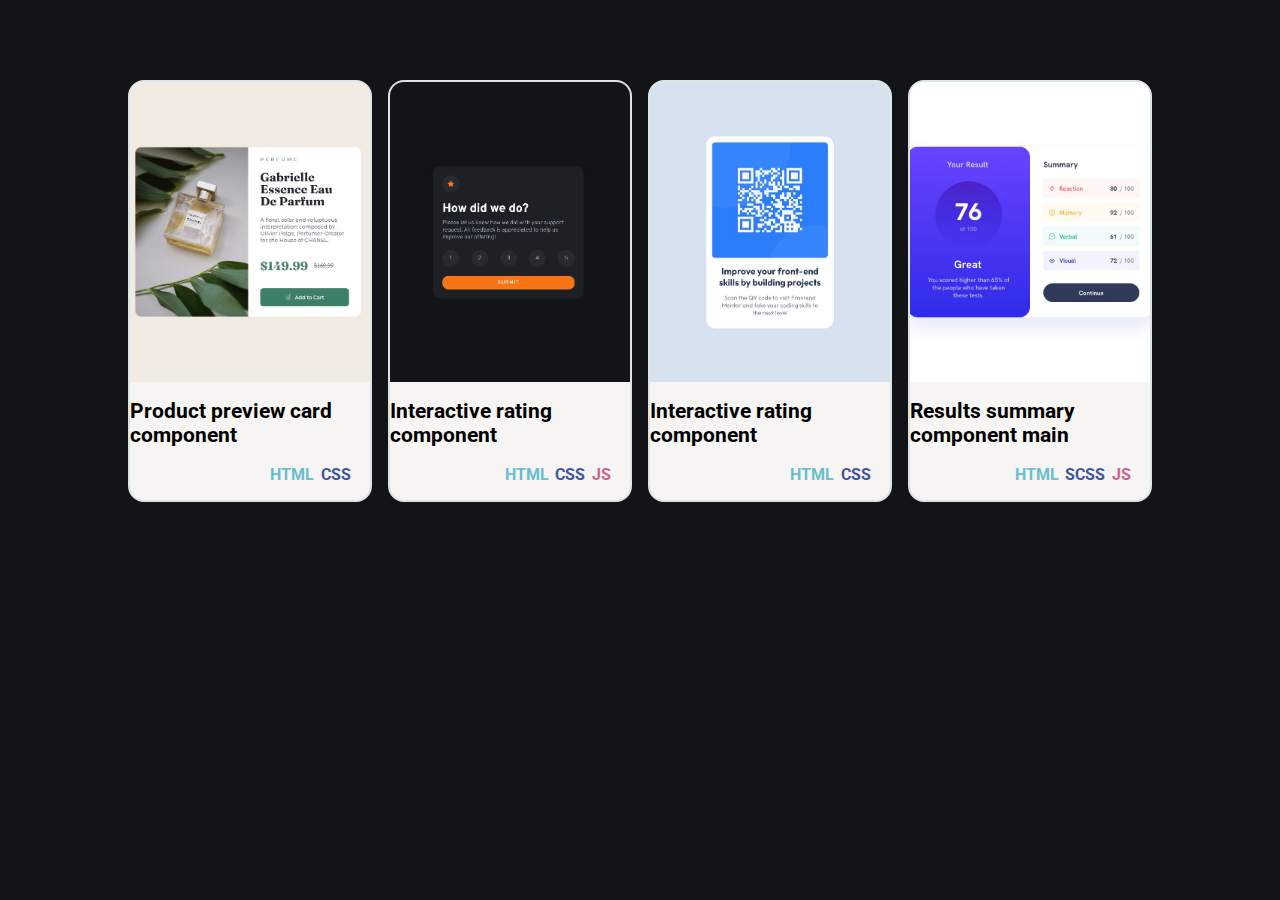
<file: index.html>
<!DOCTYPE html>
<html lang="en">
<head>
    <meta charset="UTF-8">
    <meta http-equiv="X-UA-Compatible" content="IE=edge">
    <meta name="viewport" content="width=device-width, initial-scale=1.0">
    <title>Frontend Mentor Challenges</title>
    <link rel="icon" type="image/png" sizes="32x32"
        href="./product-preview-card-component-main/images/favicon-32x32.png">
    <style>
        @import url('https://fonts.googleapis.com/css2?family=Roboto:ital,wght@0,300;1,100;1,500&display=swap');

        body {
            background-color: hsl(216, 12%, 8%);
        }

        main {
            margin: 5rem auto;
            max-width: 1024px;
            display: flex;
            gap: 1rem;
            justify-content: center;
        }

        article {
            display: flex;
            flex-direction: column;
            align-items: center;
            width: 350px;
            height: auto;
            border: 2px solid rgb(219, 229, 230);
            border-radius: 1rem;
            background-color: rgb(246, 245, 243);
            overflow: hidden;
        }

        article picture {
            display: flex;
            height: 300px;
            overflow: hidden;
        }

        article img {
            transform: scale(1.2);
            cursor: pointer;
            transition: transform 0.3s ease-in-out;
        }

        article img:hover {
            transform: scale(1.3);
        }

        article h2 {
            font-family: 'Roboto', sans-serif;
            font-size: 1.3rem;
        }

        article a {
            color: inherit;
            text-decoration: none;
            transition: text-decoration .3s ease-in-out;
        }

        article a:hover {
            text-decoration: underline;
        }

        article .techs {
            display: flex;
            justify-content: flex-end;
            padding: 0 0 1rem 0;
            margin-right: 2rem;
            width: 100%;
        }

        article .techs span {
            font-family: 'Roboto', sans-serif;
            font-weight: bold;
            text-transform: uppercase;
            margin: 0 .2rem;
        }

        article .techs span.html {
            color: rgb(106, 190, 205);
        }

        article .techs span.css {
            color: rgb(62, 84, 163);
        }

        article .techs span.js {
            color: rgb(207, 99, 144);
        }
    </style>
</head>
<body>
    <main>
        <article>
            <a href="./product-preview-card-component-main/">
                <picture>
                    <img src="./product-preview-card-component-main/screenshot.jpg" alt="challenge 01 screenshot">
                </picture>
            </a>
            <a href="./product-preview-card-component-main/">
                <h2>Product preview card component</h2>
            </a>
            <div class="techs">
                <span class="html">html</span>
                <span class="css">css</span>
            </div>
        </article>
        <article>
            <a href="./interactive-rating-component-main/">
                <picture>
                    <img src="./interactive-rating-component-main/screenshot.jpg" alt="challenge 02 screenshot">
                </picture>
            </a>
            <a href="./interactive-rating-component-main/">
                <h2>Interactive rating component</h2>
            </a>
            <div class="techs">
                <span class="html">html</span>
                <span class="css">css</span>
                <span class="js">js</span>
            </div>
        </article>
        <article>
            <a href="./qr-code-component-main/">
                <picture>
                    <img src="./qr-code-component-main/screenshot.jpg" alt="challenge 03 screenshot">
                </picture>
            </a>
            <a href="./qr-code-component-main/">
                <h2>Interactive rating component</h2>
            </a>
            <div class="techs">
                <span class="html">html</span>
                <span class="css">css</span>
            </div>
        </article>
        <article>
            <a href="./results-summary-component-main/">
                <picture>
                    <img src="./results-summary-component-main/design/desktop-design.jpg" alt="challenge 03 screenshot">
                </picture>
            </a>
            <a href="./results-summary-component-main/">
                <h2>Results summary component main</h2>
            </a>
            <div class="techs">
                <span class="html">html</span>
                <span class="css">scss</span>
                <span class="js">js</span>
            </div>
        </article>
    </main>
</body>
</html>
</file>
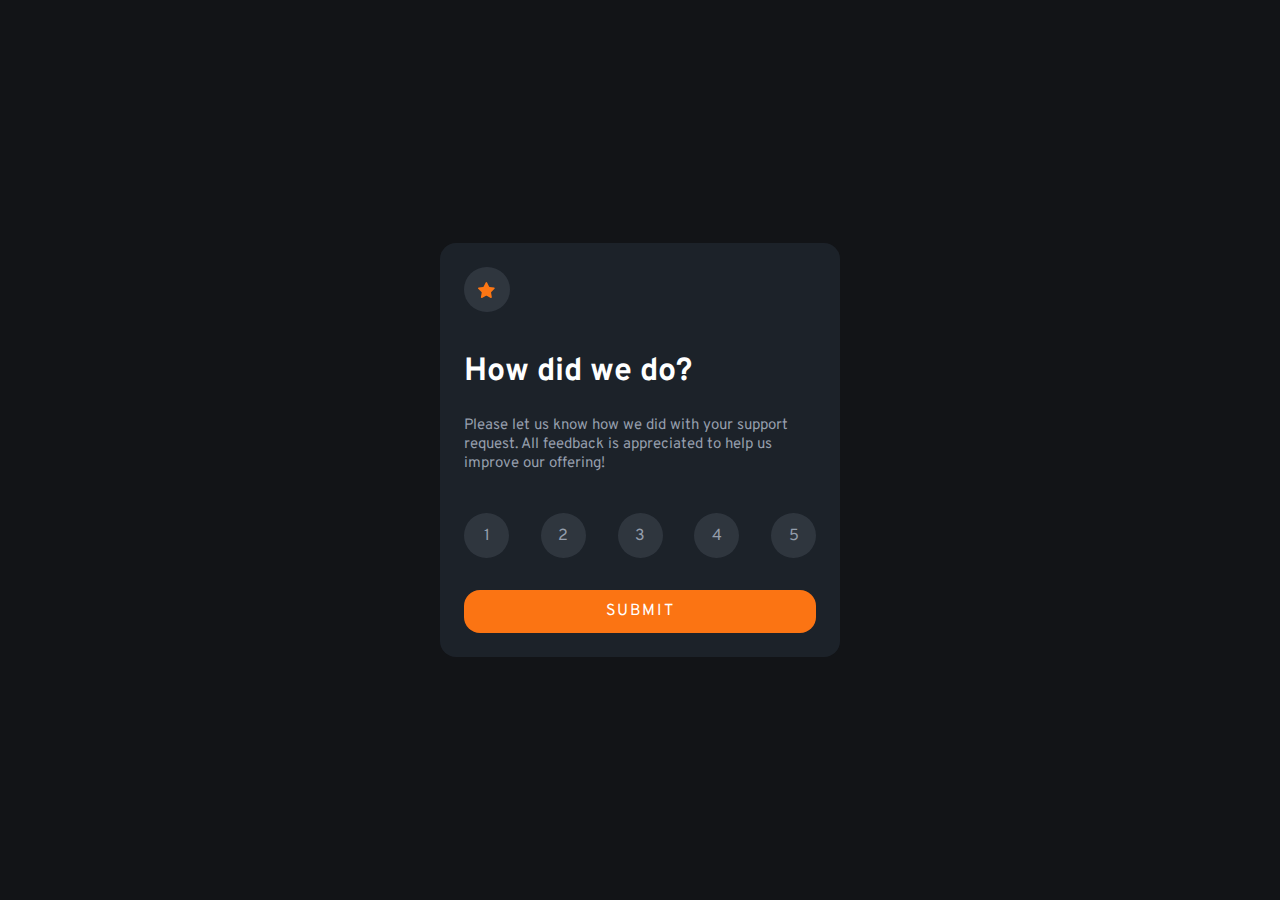
<file: interactive-rating-component-main/index.html>
<!DOCTYPE html>
<html lang="en">
<head>
  <meta charset="UTF-8">
  <meta name="viewport" content="width=device-width, initial-scale=1.0">
  <!-- displays site properly based on user's device -->
  <link rel="icon" type="image/png" sizes="32x32" href="./images/favicon-32x32.png">
  <title>Frontend Mentor | Interactive rating component</title>
  <link rel="stylesheet" href="./style/styles.css">
</head>
<body>
  <!-- Rating state start -->
  <main class="container">
    <div class="box">
      <picture class="icon">
        <img src="./images/icon-star.svg" alt="star icon" id="star">
      </picture>
      <h1 class="title">How did we do?</h1>
      <p>
        Please let us know how we did with your support request. All feedback is appreciated
        to help us improve our offering!
      </p>
      <form class="form" action="./thanks.html" onsubmit="submit()">
        <div class="ratings">
          <label>
            <input type="radio" name="ratings" value="1" required>
            <span>1</span>
          </label>
          <label>
            <input type="radio" name="ratings" value="2">
            <span>2</span>
          </label>
          <label>
            <input type="radio" name="ratings" value="3">
            <span>3</span>
          </label>
          <label>
            <input type="radio" name="ratings" value="4">
            <span>4</span>
          </label>
          <label>
            <input type="radio" name="ratings" value="5">
            <span>5</span>
          </label>
        </div>
        <input type="submit" value="submit">
      </form>
    </div>
  </main>
</body>
</html>
</file>
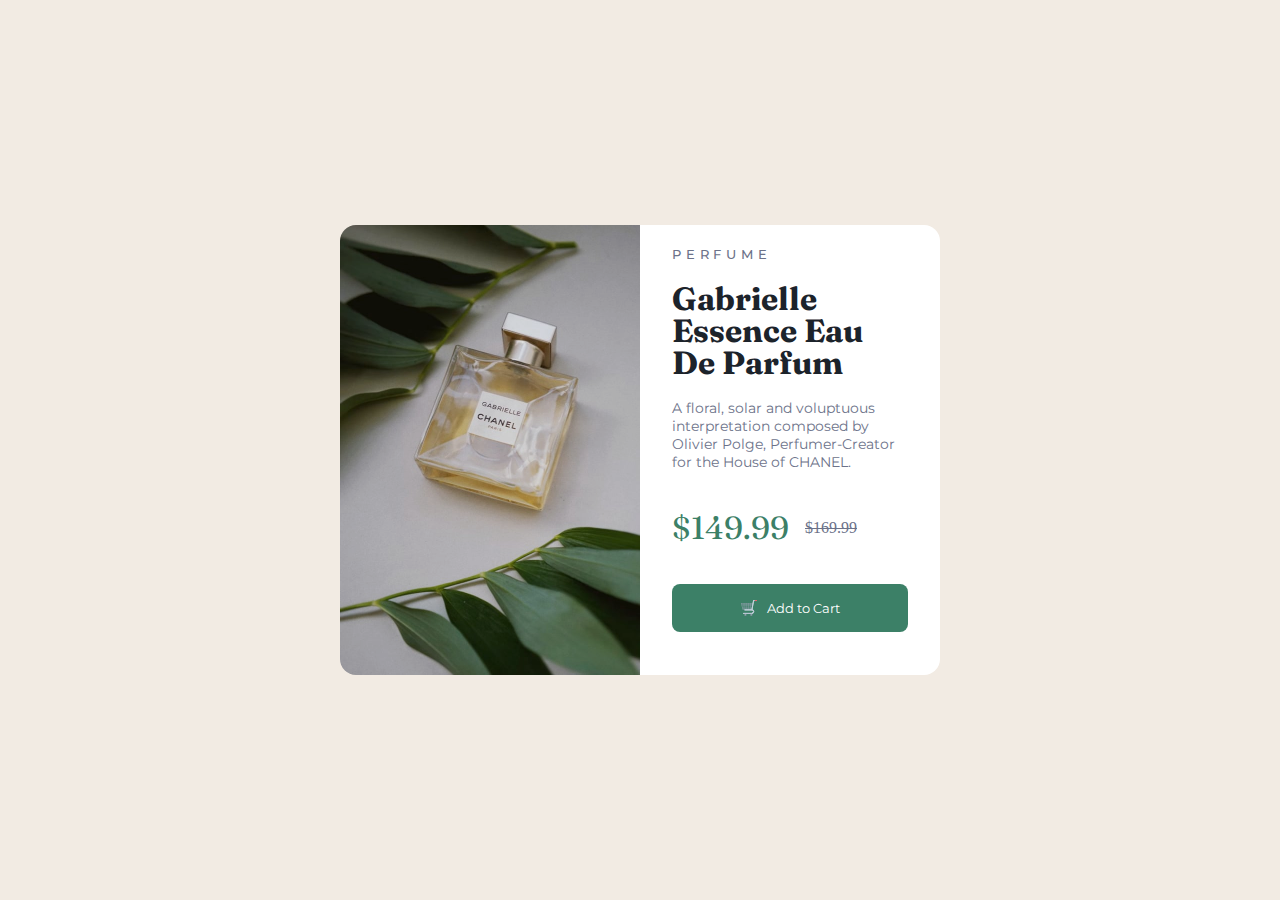
<file: product-preview-card-component-main/index.html>
<!DOCTYPE html>
<html lang="en">
<head>
  <meta charset="UTF-8">
  <meta name="viewport" content="width=device-width, initial-scale=1.0">
  <!-- displays site properly based on user's device -->
  <link rel="icon" type="image/png" sizes="32x32" href="./images/favicon-32x32.png">
  <title>Frontend Mentor | Product preview card component</title>
  <link rel="stylesheet" href="./design/styles.css">
</head>
<body>
  <main class="content">
    <div class="card" role="article">
      <div class="perfum">
        <picture>
          <source media="(max-width: 425px)" srcset="./images/image-product-mobile.jpg">
          <img src="./images/image-product-desktop.jpg" alt="Perfume">
        </picture>
      </div>
      <div class="card-body">
        <h5>Perfume</h5>

        <h1>Gabrielle Essence Eau De Parfum</h1>

        <p>
          A floral, solar and voluptuous interpretation composed by Olivier Polge,
          Perfumer-Creator for the House of CHANEL.
        </p>

        <div class="price">
          <span class="promo-price">$149.99</span>
          <span class="old-price">$169.99</span>
        </div>

        <button>
          <img src="./images/shopping-cart.png" alt="cart image">
          Add to Cart
        </button>
      </div>
    </div>
  </main>
  <!-- <div class="attribution">
    Challenge by <a href="https://www.frontendmentor.io?ref=challenge" target="_blank">Frontend Mentor</a>.
    Coded by <a href="#">Your Name Here</a>.
  </div> -->
</body>
</html>
</file>
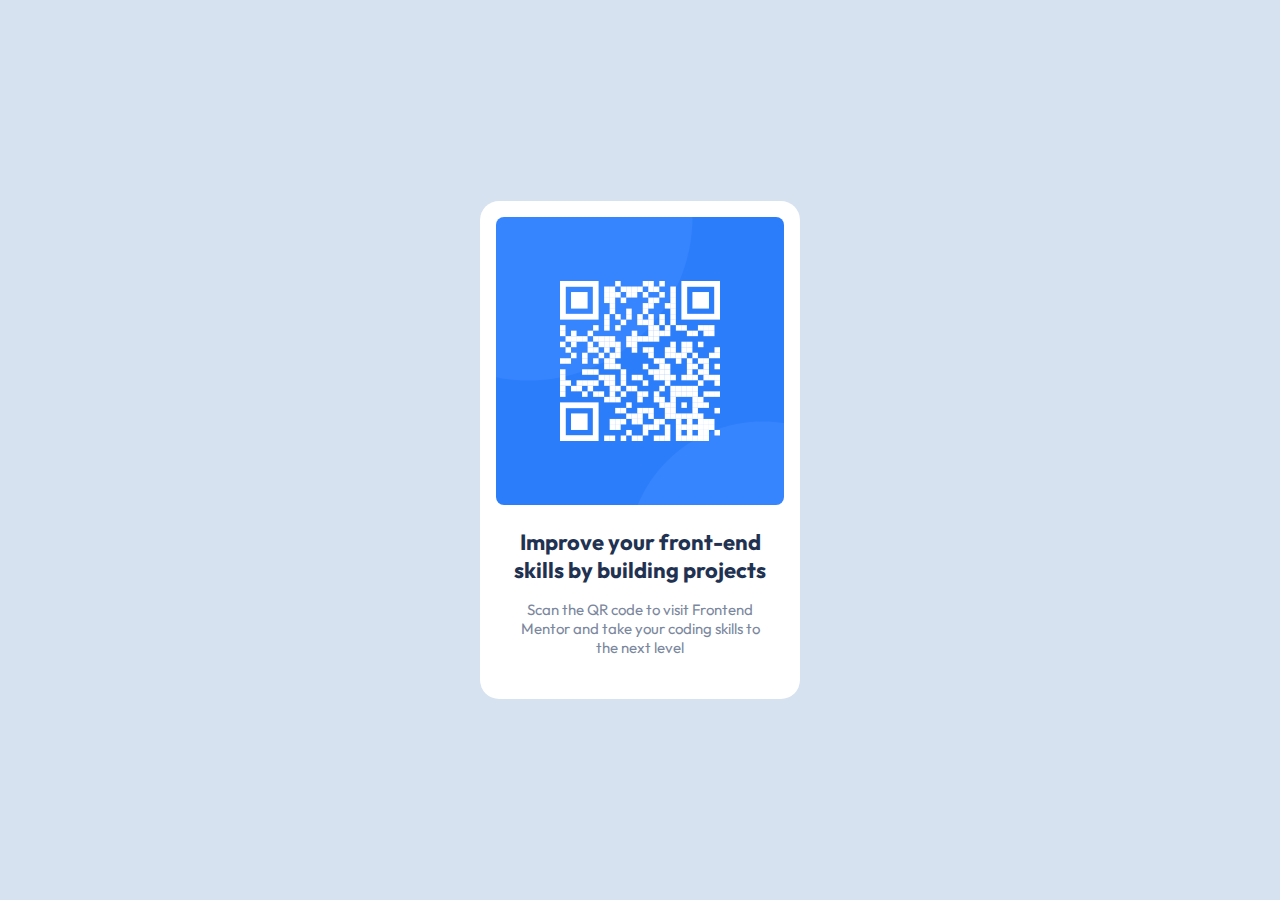
<file: qr-code-component-main/index.html>
<!DOCTYPE html>
<html lang="en">
<head>
  <meta charset="UTF-8">
  <meta name="viewport" content="width=device-width, initial-scale=1.0">
  <!-- displays site properly based on user's device -->
  <link rel="icon" type="image/png" sizes="32x32" href="./images/favicon-32x32.png">
  <title>Frontend Mentor | QR code component</title>
  <link rel="stylesheet" href="./style/styles.css">
</head>
<body>
  <main>
    <article>
      <picture>
        <img src="./images/image-qr-code.png" alt="QR Code">
      </picture>
        <h2>
          Improve your front-end skills by building projects
        </h2>
        <p>
          Scan the QR code to visit Frontend Mentor and take your coding skills to the next level
        </p>
    </article>
  </main>
</body>
</html>
</file>
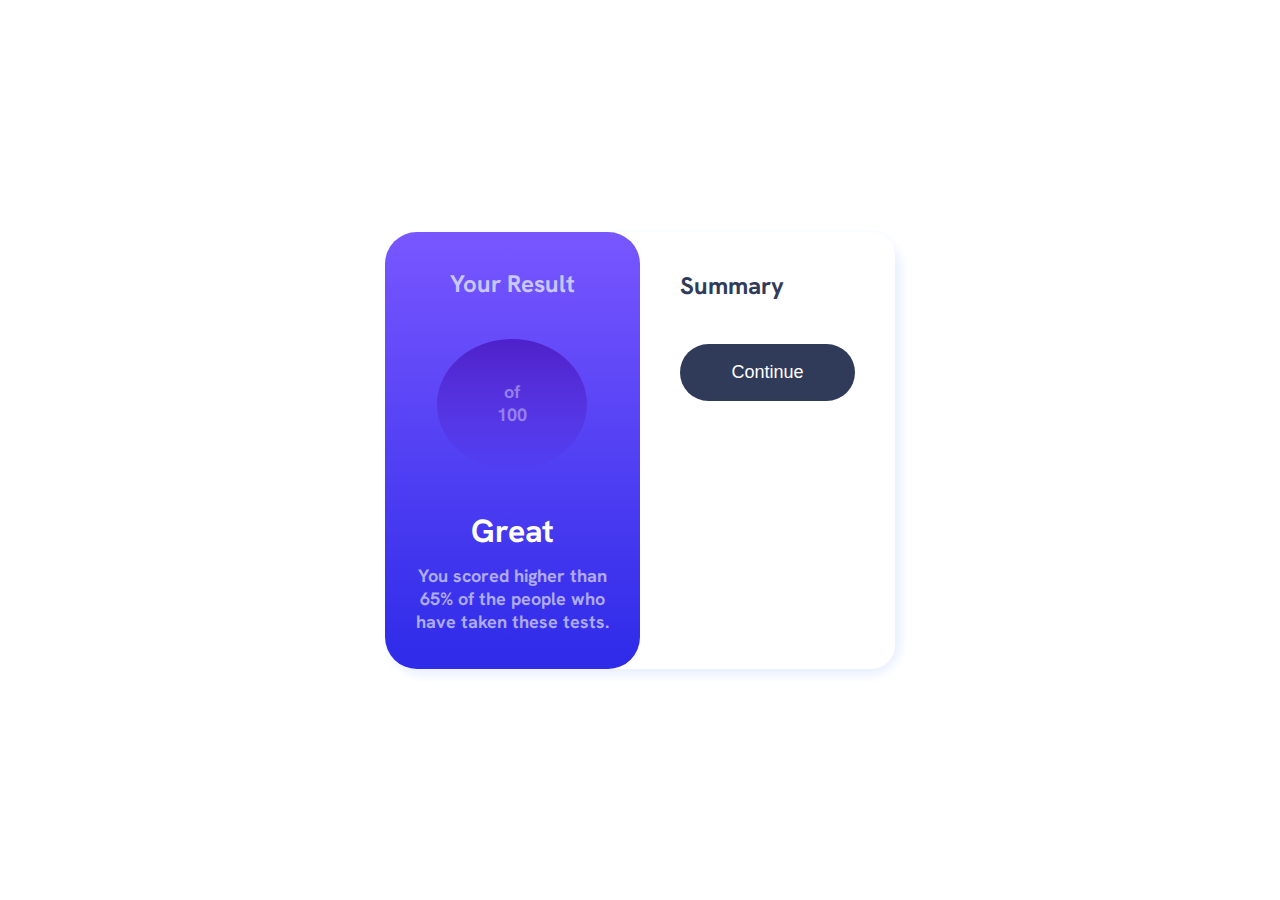
<file: results-summary-component-main/index.html>
<!DOCTYPE html>
<html lang="en">
<head>
  <meta charset="UTF-8">
  <meta name="viewport" content="width=device-width, initial-scale=1.0">
  <link rel="icon" type="image/png" sizes="32x32" href="./assets/images/favicon-32x32.png">
  <title>Frontend Mentor | Results summary component</title>
  <link rel="stylesheet" href="./style/style.css">
</head>
<body>
  <main class="container">
    <div class="app">
      <div class="result">
        <h1 class="title">
          Your Result
        </span>
        <div class="score">
          <span class="highlight">
            
          </span>
          <span class="ofhundred">
            of 100
          </span>
        </div>
        <span class="greatings">
          Great
        </span>
        <p>
          You scored higher than 65% of the people who have taken these tests.
        </p>
      </div>
      <div class="summary">
        <span class="title">
          Summary
        </span>
        <div id="data">

        </div>
        <button>
          Continue
        </button>
      </div>
    </div>
  </main>
</body>
<script src="./script/index.js" type="module"></script>
</html>
</file>
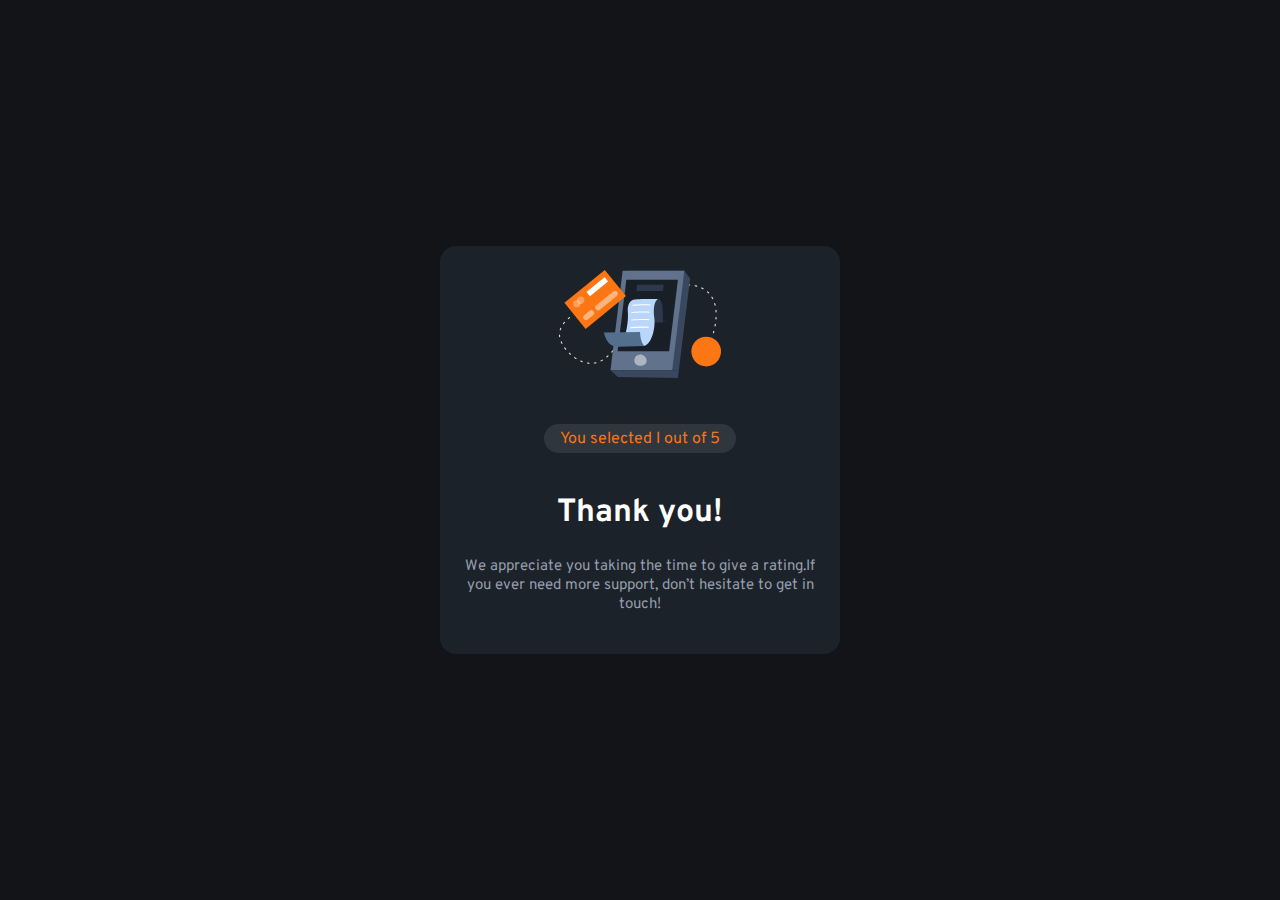
<file: interactive-rating-component-main/thanks.html>
<!DOCTYPE html>
<html lang="en">
<head>
    <meta charset="UTF-8">
    <meta name="viewport" content="width=device-width, initial-scale=1.0">
    <link rel="icon" type="image/png" sizes="32x32" href="./images/favicon-32x32.png">
    <title>Frontend Mentor | Interactive rating component</title>
    <link rel="stylesheet" href="./style/styles.css">
    <script src="./script/index.js" defer></script>
</head>
<body>
    <!-- Rating state start -->
    <main class="container">
        <div class="box align-center">
            <picture>
                <img src="./images/illustration-thank-you.svg" alt="phone">
            </picture>
            <div class="icon margin-top round-content" id="feedback">

            </div>
            <h1 class="title">Thank you!</h1>
            <p class="text-center margin-bottom">
                We appreciate you taking the time to give a rating.If you ever need more support,
                don’t hesitate to get in touch!
            </p>
        </div>
    </main>
</body>
</html>
</file>
<file: interactive-rating-component-main/style/styles.css>
@import url("https://fonts.googleapis.com/css2?family=Overpass:wght@400;700&display=swap");
* {
  box-sizing: border-box;
  padding: 0;
  margin: 0;
  overflow: hidden;
}

body {
  background-color: hsl(216, 12%, 8%);
  font-family: "Overpass", sans-serif;
  height: 100vh;
}
body p {
  font-size: 15px;
  color: hsl(0, 0%, 100%);
}

main.container {
  display: flex;
  justify-content: center;
  align-items: center;
  max-width: 1440px;
  height: 100vh;
  margin: 0 auto;
}
main.container .box {
  background-color: hsla(213, 20%, 18%, 0.582);
  max-width: 400px;
  display: flex;
  flex-direction: column;
  gap: 1rem;
  padding: 1.5rem;
  border-radius: 1rem;
}
main.container .box .icon {
  display: flex;
  padding: 0.9rem;
  background-color: hsla(216, 12%, 54%, 0.2);
  border-radius: 50%;
  width: -moz-fit-content;
  width: fit-content;
  color: hsl(25, 97%, 53%);
}
main.container .box .round-content {
  border-radius: 1rem !important;
  padding: 0.3rem 1rem;
}
main.container .box .title {
  color: hsl(0, 0%, 100%);
  font-weight: 700;
  margin: 1.5rem 0 0.5rem;
}
main.container .box p {
  font-weight: 400;
  color: hsl(217, 12%, 63%);
}
main.container .box .form {
  display: flex;
  flex-direction: column;
  align-items: center;
}
main.container .box .form .ratings {
  display: flex;
  justify-content: space-between;
  width: 100%;
  margin: 1.5rem 0;
}
main.container .box .form .ratings label {
  position: relative;
}
main.container .box .form .ratings label input {
  display: none;
  -webkit-appearance: none;
     -moz-appearance: none;
          appearance: none;
  transition: 0.3s ease-in-out;
}
main.container .box .form .ratings label input:checked ~ span {
  background-color: hsl(217, 12%, 63%);
  color: hsl(0, 0%, 100%);
}
main.container .box .form .ratings label span {
  display: flex;
  align-items: center;
  justify-content: center;
  background-color: hsla(216, 12%, 54%, 0.2);
  color: hsl(217, 12%, 63%);
  width: 45px;
  height: 45px;
  border-radius: 50%;
  cursor: pointer;
  transition: 0.3s ease-in-out;
}
main.container .box .form .ratings label span:hover {
  background-color: hsl(25, 97%, 53%);
  color: hsl(0, 0%, 100%);
}
main.container .box .form input {
  outline: none;
  border: none;
  cursor: pointer;
}
main.container .box .form input:focus-visible {
  outline: none;
  border: none;
}
main.container .box .form input[type=submit] {
  padding: 0.7rem;
  width: 100%;
  border-radius: 1rem;
  text-transform: uppercase;
  font-size: 1rem;
  font-family: "Overpass", sans-serif;
  letter-spacing: 0.1rem;
  margin-top: 0.5rem;
  color: hsl(0, 0%, 100%);
  background-color: hsl(25, 97%, 53%);
  transition: 0.3s ease-in-out;
}
main.container .box .form input[type=submit]:hover {
  background-color: hsl(0, 0%, 100%);
  color: hsl(25, 97%, 53%);
}

.align-center {
  align-items: center;
}

.text-center {
  text-align: center;
}

.margin-top {
  margin-top: 1.5rem;
}

.margin-bottom {
  margin-bottom: 1rem;
}

@media (max-width: 425px) {
  main.container .box {
    max-width: 330px;
  }
}/*# sourceMappingURL=styles.css.map */
</file>
<file: product-preview-card-component-main/design/styles.css>
@import url('https://fonts.googleapis.com/css2?family=Fraunces:opsz,wght@9..144,700&family=Montserrat:wght@500;700&display=swap');

/* font-family: 'Fraunces', serif;
font-family: 'Montserrat', sans-serif; */

* {
    box-sizing: border-box;
    margin: 0;
    padding: 0;
}

body {
    background-color: hsl(30, 38%, 92%);
}

body p {
    color: hsl(228, 12%, 48%);
    font-size: 14px;
}

.content {
    display: flex;
    justify-content: center;
    align-items: center;
    max-width: 1440px;
    height: 100vh;
    margin: 0 auto;
}

.card {
    display: flex;
    flex-wrap: wrap;
    max-width: 600px;
    height: 450px;
}

.perfum {
    display: contents;
}

.perfum picture {
    display: contents;
}

.perfum img {
    width: 300px;
    height: 450px;
    border-radius: 1rem 0 0 1rem;
    filter: brightness(90%);
}

.card-body {
    background-color: #FFF;
    display: flex;
    flex-direction: column;
    gap: 1.3rem;
    max-width: 300px;
    height: 100%;
    padding: 1.3rem 2rem;
    border-radius: 0 1rem 1rem 0;
}

h5 {
    color: hsl(228, 12%, 48%);
    font-family: 'Montserrat', sans-serif;
    font-weight: 500;
    letter-spacing: .3rem;
    text-transform: uppercase;
}

h1 {
    font-family: 'Fraunces', serif;
    font-weight: 700;
    line-height: 2rem;
    color: hsl(212, 21%, 14%);
}

.card-body p {
    font-family: 'Montserrat', sans-serif;
}

.price {
    display: flex;
    align-items: center;
    gap: 1rem;
    margin: 1rem 0;
}

.price .promo-price {
    color: hsl(158, 36%, 37%);
    font-family: 'Fraunces', serif;
    font-size: 2rem;
}

.price .old-price {
    text-decoration: line-through;
    color: hsl(228, 12%, 48%);
}

.card-body button {
    display: flex;
    justify-content: center;
    gap: 10px;
    background-color: hsl(158, 36%, 37%);
    outline: none;
    border: none;
    padding: 1rem;
    border-radius: .5rem;
    color: #fff;
    font-family: 'Montserrat', sans-serif; 
    cursor: pointer;
    transition: filter .3s ease-in-out;
}


.card-body button:hover {
    filter: brightness(80%);
}


@media (max-width: 425px) {
    .card {
        flex-direction: column;
        max-width: 300px;
        height: auto;
    }

    .perfum img {
        width: 300px;
        height: 225px;
        object-fit: cover;
        border-radius: 1rem 1rem 0 0;
    }
    .card-body {
        border-radius: 0 0 1rem 1rem;
        gap: .7rem;
        padding: 1rem;
    }

    .price {
        margin: 0;
    }

    h1 {
        font-size: 1.8rem;
    }
}
</file>
<file: qr-code-component-main/style/styles.css>
@import url("https://fonts.googleapis.com/css2?family=Outfit:wght@400;700&display=swap");
* {
  margin: 0;
  padding: 0;
  box-sizing: border-box;
}

body {
  background-color: hsl(212, 45%, 89%);
  overflow: hidden;
  font-family: "Outfit", sans-serif;
}

main {
  margin: 0 auto;
  height: 100vh;
  display: flex;
  justify-content: center;
  align-items: center;
}
main article {
  width: 85%;
  max-width: 320px;
  display: flex;
  flex-direction: column;
  flex-wrap: wrap;
  align-items: center;
  gap: 1rem;
  background-color: hsl(0, 0%, 100%);
  padding: 1rem;
  border-radius: 1.2rem;
}
main article img {
  width: 100%;
  border-radius: 0.5rem;
}
main article h2 {
  text-align: center;
  color: hsl(218, 44%, 22%);
  font-size: 22px;
  margin-top: 0.2rem;
}
main article p {
  text-align: center;
  color: hsl(220, 15%, 55%);
  font-size: 15px;
  padding: 0 1.2rem;
  margin-bottom: 1.6rem;
}/*# sourceMappingURL=styles.css.map */
</file>
<file: results-summary-component-main/style/style.css>
@import url("https://fonts.googleapis.com/css2?family=Hanken+Grotesk:wght@500;700;800&display=swap");
* {
  margin: 0;
  padding: 0;
  box-sizing: border-box;
}

body {
  font-family: "Hanken Grotesk", sans-serif;
}

main.container {
  display: flex;
  justify-content: center;
  align-items: center;
  height: 100vh;
}
main.container div.app {
  display: flex;
  background: hsl(0, 0%, 100%);
  border-radius: 2rem;
  margin: 285px 575px;
  box-shadow: 5px 5px 10px 2px hsl(221, 100%, 96%);
}
main.container div.app div.result {
  display: flex;
  flex-direction: column;
  align-items: center;
  background: linear-gradient(180deg, hsl(252, 100%, 67%) 0%, hsl(241, 81%, 54%) 100%);
  max-width: 50%;
  border-radius: 2rem;
  padding: 2.5rem 3rem;
  text-align: center;
}
main.container div.app div.result h1.title {
  font-size: 1.5rem;
  color: hsl(241, 100%, 89%);
  font-weight: 700;
  margin: -4px;
}
main.container div.app div.result div.score {
  display: flex;
  flex-direction: column;
  align-items: center;
  justify-content: center;
  background: linear-gradient(hsl(256, 72%, 46%) 0%, hsla(241, 72%, 46%, 0) 100%);
  padding: 44px 60px;
  border-radius: 50%;
  margin: 40px;
}
main.container div.app div.result div.score span.highlight {
  font-size: 70px;
  font-weight: 800;
  color: hsl(221, 100%, 96%);
  margin-top: 2px;
}
main.container div.app div.result div.score span.ofhundred {
  margin-top: -5px;
  font-size: 18px;
  color: rgba(255, 255, 255, 0.4);
}
main.container div.app div.result span.greatings {
  color: #fff;
  font-weight: 700;
  font-size: 2rem;
  margin-top: -10px;
}
main.container div.app div.result p {
  margin-top: 12px;
  color: rgba(255, 255, 255, 0.6);
  font-size: 1.125rem;
  line-break: loose;
  padding: 0 0.5rem;
}
main.container div.app div.summary {
  display: flex;
  flex-direction: column;
  min-width: 50%;
  padding: 2.5rem;
  background: hsl(0, 0%, 100%);
  border-radius: 1.5rem;
}
main.container div.app div.summary span.title {
  color: hsl(224, 30%, 27%);
  font-size: 1.5rem;
  font-weight: 700;
  align-self: flex-start;
  margin-top: -2px;
  margin-bottom: 0.925rem;
}
main.container div.app div.summary div.skill {
  position: relative;
  display: flex;
  align-items: center;
  min-width: 100%;
  border-radius: 0.5rem;
  padding: 2rem;
  margin: 0.5rem 0;
  font-size: 1.125rem;
  cursor: pointer;
  transition: background 0.3s ease-in-out;
}
main.container div.app div.summary div.skill div:first-child {
  display: flex;
  position: absolute;
  left: 17px;
  justify-content: center;
  gap: 0.5rem;
}
main.container div.app div.summary div.skill div:first-child span {
  margin-left: 5px;
}
main.container div.app div.summary div.skill div:last-child {
  display: flex;
  position: absolute;
  right: 13px;
  justify-content: center;
}
main.container div.app div.summary div.skill div:last-child span {
  font-weight: 700;
}
main.container div.app div.summary div.skill div:last-child span:first-child {
  color: hsl(224, 30%, 27%);
  margin-right: 10px;
}
main.container div.app div.summary div.skill div:last-child span:last-child {
  color: rgba(128, 128, 128, 0.6);
}
main.container div.app div.summary div.reaction {
  background: rgba(255, 87, 87, 0.05);
}
main.container div.app div.summary div.reaction div:first-child span {
  color: hsl(0, 100%, 67%);
}
main.container div.app div.summary div.reaction:hover {
  background: rgba(255, 87, 87, 0.1);
}
main.container div.app div.summary div.memory {
  margin-top: 0.2rem;
  background: rgba(255, 176, 31, 0.05);
}
main.container div.app div.summary div.memory div:first-child span {
  color: hsl(39, 100%, 56%);
}
main.container div.app div.summary div.memory:hover {
  background: rgba(255, 176, 31, 0.1);
}
main.container div.app div.summary div.verbal {
  margin-top: -0.1rem;
  background: hsla(166, 100%, 37%, 0.05);
}
main.container div.app div.summary div.verbal div:first-child span {
  color: hsl(166, 100%, 37%);
}
main.container div.app div.summary div.verbal:hover {
  background: hsla(166, 100%, 37%, 0.1);
}
main.container div.app div.summary div.visual {
  margin-top: -0.1rem;
  background: hsla(234, 85%, 45%, 0.05);
}
main.container div.app div.summary div.visual div:first-child span {
  color: hsl(234, 85%, 45%);
}
main.container div.app div.summary div.visual:hover {
  background: hsla(234, 85%, 45%, 0.1);
}
main.container div.app div.summary button {
  padding: 18px 20px;
  border-radius: 2rem;
  width: 100%;
  outline: none;
  border: 0;
  background: hsl(224, 30%, 27%);
  color: #fff;
  font-size: 18px;
  cursor: pointer;
  margin-top: 1.8rem;
}/*# sourceMappingURL=style.css.map */
</file>
